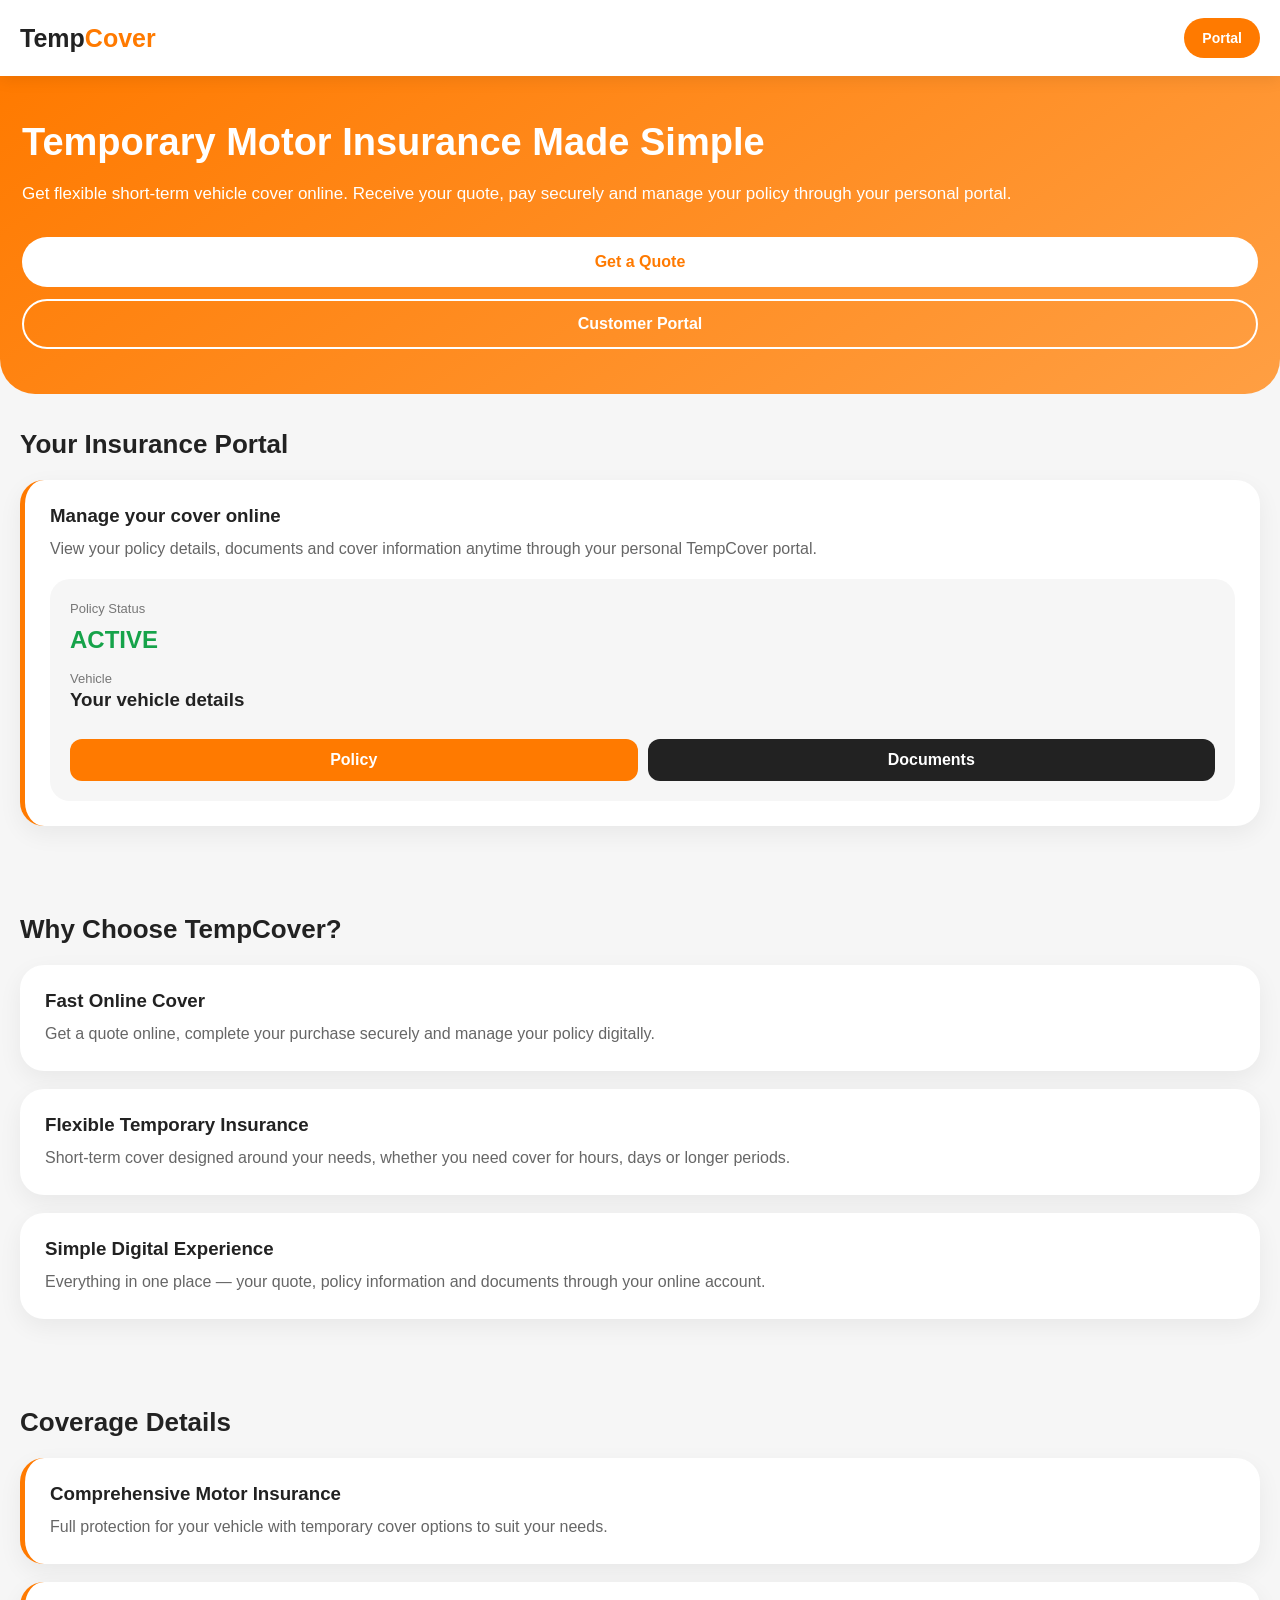
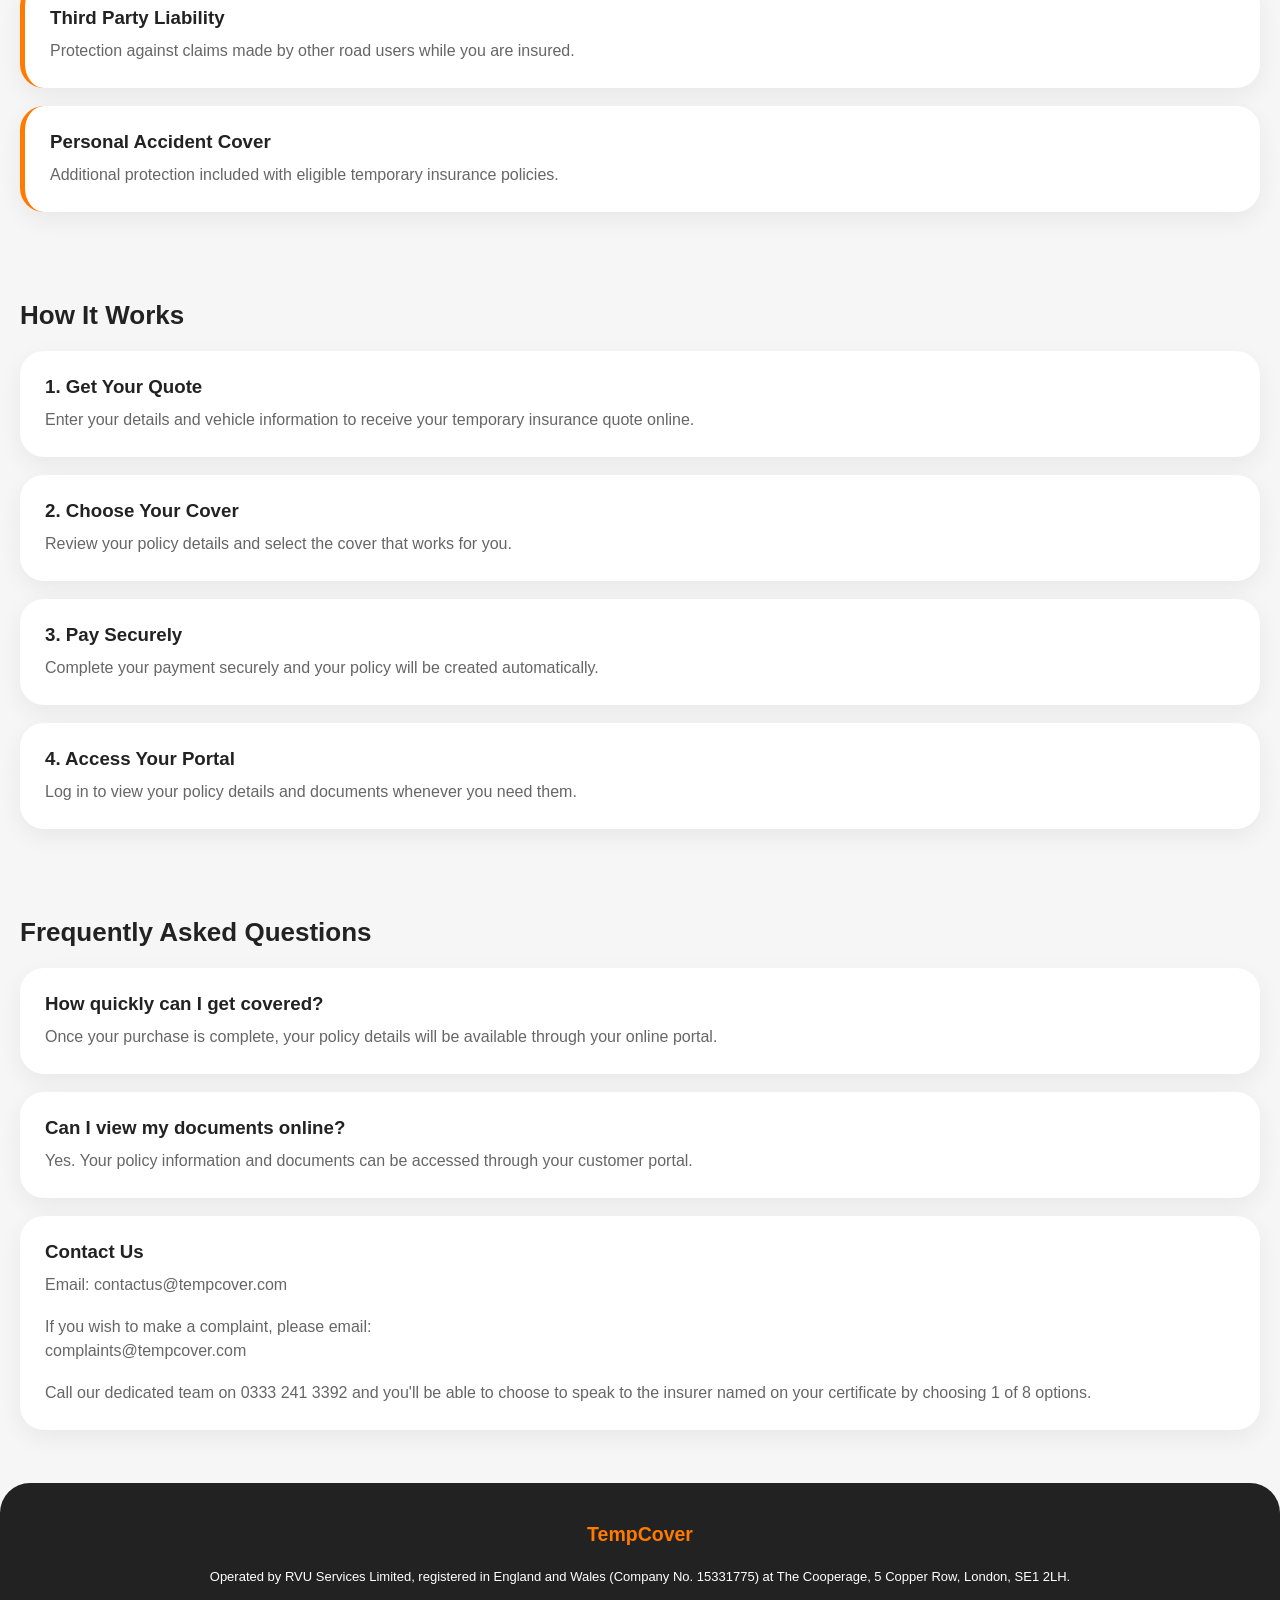
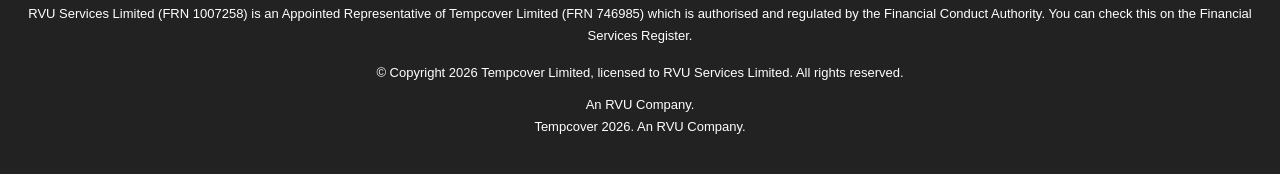
<file: index.html>
<!DOCTYPE html>
<html lang="en">
<head>

<meta charset="UTF-8">
<meta name="viewport" content="width=device-width, initial-scale=1.0">

<title>Temp Cover | Temporary Motor Insurance</title>

<style>

*{
    margin:0;
    padding:0;
    box-sizing:border-box;
    font-family:Arial, Helvetica, sans-serif;
}

body{
    background:#f6f6f6;
    color:#222;
}


/* HEADER */

header{
    background:white;
    padding:18px 20px;
    display:flex;
    justify-content:space-between;
    align-items:center;
    position:sticky;
    top:0;
    z-index:10;
    box-shadow:0 4px 15px rgba(0,0,0,.08);
}


.logo{
    font-size:25px;
    font-weight:800;
    color:#222;
}


.logo span{
    color:#ff7a00;
}


.portal-btn{

    background:#ff7a00;
    color:white;
    padding:12px 18px;
    border-radius:25px;
    text-decoration:none;
    font-weight:bold;
    font-size:14px;

}



/* HERO */

.hero{

    background:
    linear-gradient(
    145deg,
    #ff7a00,
    #ff9f43
    );

    padding:45px 22px;
    color:white;
    border-radius:0 0 35px 35px;

}


.hero h1{

    font-size:38px;
    line-height:1.15;
    margin-bottom:15px;

}


.hero p{

    font-size:17px;
    line-height:1.6;
    margin-bottom:30px;

}


.quote-button{

    display:block;
    background:white;
    color:#ff7a00;
    text-align:center;
    padding:16px;
    border-radius:30px;
    text-decoration:none;
    font-weight:800;
    margin-bottom:12px;

}


.login-button{

    display:block;
    border:2px solid white;
    color:white;
    text-align:center;
    padding:14px;
    border-radius:30px;
    text-decoration:none;
    font-weight:700;

}



/* SECTIONS */

.section{

    padding:35px 20px;

}


.section-title{

    font-size:26px;
    margin-bottom:20px;
    color:#222;

}



.card{

    background:white;
    border-radius:24px;
    padding:25px;
    margin-bottom:18px;
    box-shadow:0 8px 25px rgba(0,0,0,.06);

}


.card h3{

    margin-bottom:10px;

}


.card p{

    color:#666;
    line-height:1.5;

}



.orange-card{

    border-left:5px solid #ff7a00;

}


</style>

</head>


<body>


<header>

<div class="logo">
Temp<span>Cover</span>
</div>


<a href="login.html" class="portal-btn">
Portal
</a>


</header>



<section class="hero">


<h1>
Temporary Motor Insurance Made Simple
</h1>


<p>
Get flexible short-term vehicle cover online. Receive your quote, pay securely and manage your policy through your personal portal.
</p>



<a href="quote.html" class="quote-button">
Get a Quote
</a>


<a href="login.html" class="login-button">
Customer Portal
</a>



</section>
<section class="section">


<h2 class="section-title">
Your Insurance Portal
</h2>


<div class="card orange-card">


<h3>
Manage your cover online
</h3>


<p>
View your policy details, documents and cover information anytime through your personal TempCover portal.
</p>


<br>


<div style="
background:#f6f6f6;
border-radius:20px;
padding:20px;
">


<p style="
font-size:13px;
color:#777;
">
Policy Status
</p>


<h2 style="
color:#16a34a;
margin:8px 0 15px;
">
ACTIVE
</h2>


<p style="
font-size:13px;
color:#777;
">
Vehicle
</p>


<h3>
Your vehicle details
</h3>


<br>


<div style="
display:flex;
gap:10px;
">


<div style="
flex:1;
background:#ff7a00;
color:white;
padding:12px;
border-radius:12px;
text-align:center;
font-weight:bold;
">
Policy
</div>


<div style="
flex:1;
background:#222;
color:white;
padding:12px;
border-radius:12px;
text-align:center;
font-weight:bold;
">
Documents
</div>


</div>


</div>


</div>


</section>





<section class="section">


<h2 class="section-title">
Why Choose TempCover?
</h2>



<div class="card">

<h3>
Fast Online Cover
</h3>

<p>
Get a quote online, complete your purchase securely and manage your policy digitally.
</p>

</div>




<div class="card">

<h3>
Flexible Temporary Insurance
</h3>

<p>
Short-term cover designed around your needs, whether you need cover for hours, days or longer periods.
</p>

</div>




<div class="card">

<h3>
Simple Digital Experience
</h3>

<p>
Everything in one place — your quote, policy information and documents through your online account.
</p>

</div>



</section>
  
 <section class="section">


<h2 class="section-title">
Coverage Details
</h2>



<div class="card orange-card">

<h3>
Comprehensive Motor Insurance
</h3>

<p>
Full protection for your vehicle with temporary cover options to suit your needs.
</p>

</div>



<div class="card orange-card">

<h3>
Third Party Liability
</h3>

<p>
Protection against claims made by other road users while you are insured.
</p>

</div>




<div class="card orange-card">

<h3>
Personal Accident Cover
</h3>

<p>
Additional protection included with eligible temporary insurance policies.
</p>

</div>



</section>





<section class="section">


<h2 class="section-title">
How It Works
</h2>



<div class="card">

<h3>
1. Get Your Quote
</h3>

<p>
Enter your details and vehicle information to receive your temporary insurance quote online.
</p>

</div>




<div class="card">

<h3>
2. Choose Your Cover
</h3>

<p>
Review your policy details and select the cover that works for you.
</p>

</div>




<div class="card">

<h3>
3. Pay Securely
</h3>

<p>
Complete your payment securely and your policy will be created automatically.
</p>

</div>




<div class="card">

<h3>
4. Access Your Portal
</h3>

<p>
Log in to view your policy details and documents whenever you need them.
</p>

</div>



</section>





<section class="section">


<h2 class="section-title">
Frequently Asked Questions
</h2>



<div class="card">

<h3>
How quickly can I get covered?
</h3>

<p>
Once your purchase is complete, your policy details will be available through your online portal.
</p>

</div>



<div class="card">

<h3>
Can I view my documents online?
</h3>

<p>
Yes. Your policy information and documents can be accessed through your customer portal.
</p>

</div>



<div class="card">

<h3>
Contact Us
</h3>

<p>
Email: contactus@tempcover.com
</p>

<br>

<p>
If you wish to make a complaint, please email:
<br>
complaints@tempcover.com
</p>

<br>

<p>
Call our dedicated team on 0333 241 3392 and you'll be able to choose to speak to the insurer named on your certificate by choosing 1 of 8 options.
</p>

</div>



</section> 
<footer style="
background:#222;
color:white;
padding:35px 20px;
text-align:center;
font-size:13px;
line-height:1.7;
border-radius:30px 30px 0 0;
">


<h2 style="
color:#ff7a00;
margin-bottom:15px;
">
TempCover
</h2>


<p>
Operated by RVU Services Limited, registered in England and Wales (Company No. 15331775) at The Cooperage, 5 Copper Row, London, SE1 2LH.
</p>


<p style="margin-top:15px;">
RVU Services Limited (FRN 1007258) is an Appointed Representative of Tempcover Limited (FRN 746985) which is authorised and regulated by the Financial Conduct Authority. You can check this on the Financial Services Register.
</p>


<p style="margin-top:15px;">
© Copyright 2026 Tempcover Limited, licensed to RVU Services Limited. All rights reserved.
</p>


<p style="margin-top:10px;">
An RVU Company.
</p>


<p>
Tempcover 2026. An RVU Company.
</p>


</footer>


</body>
</html>
</file>
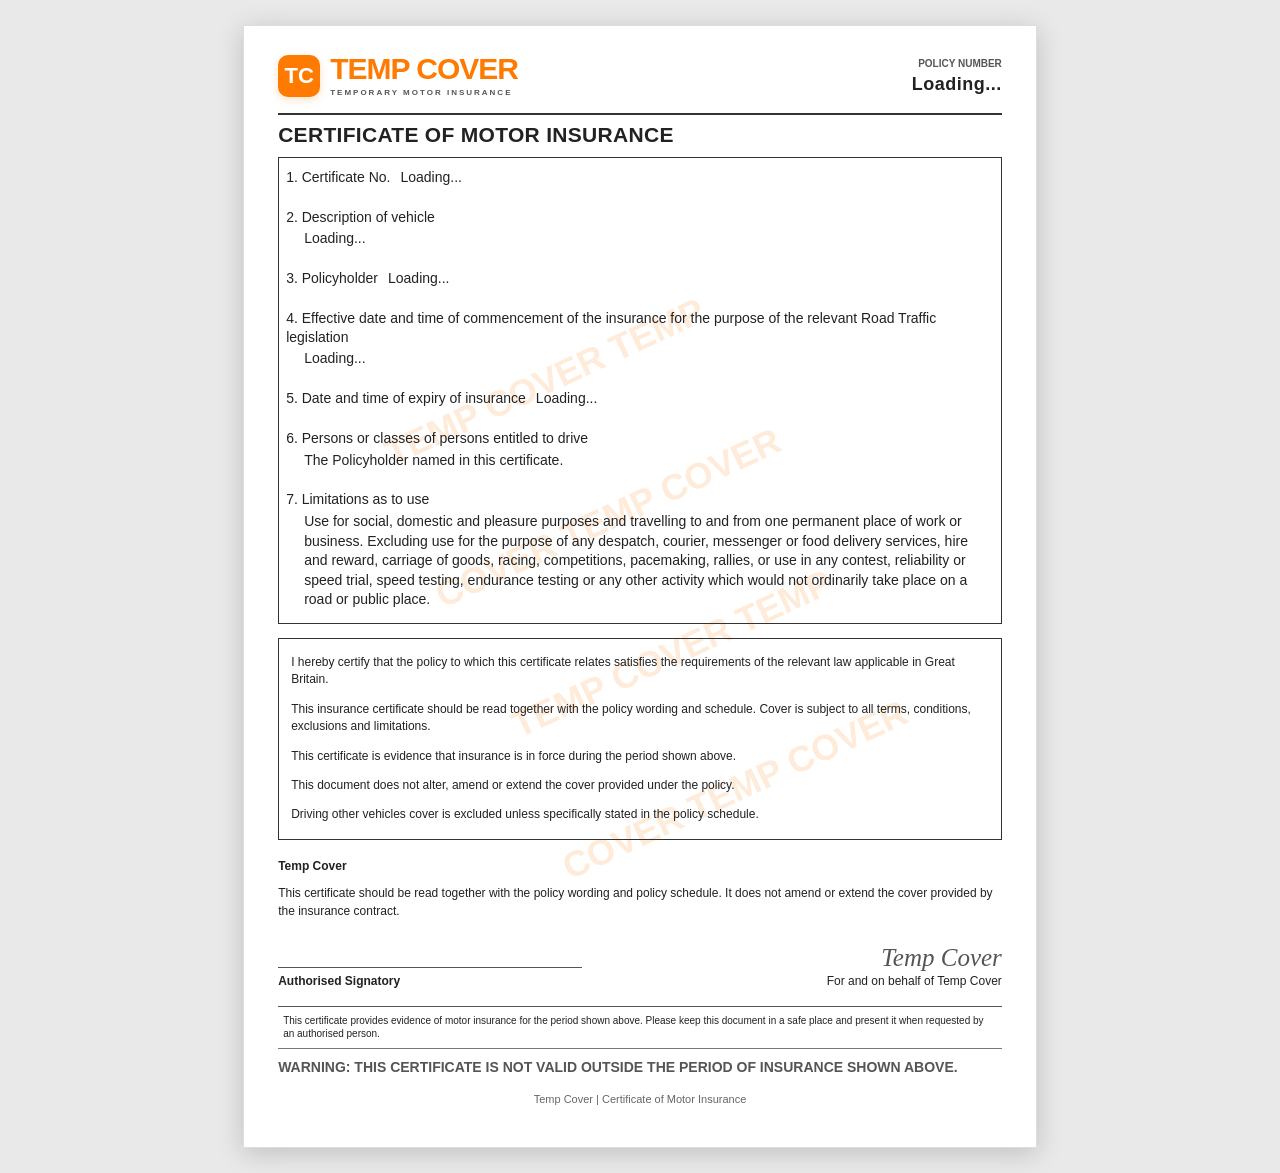
<file: certificate.html>
<!DOCTYPE html>
<html lang="en">

<head>

<meta charset="UTF-8">
<meta name="viewport" content="width=device-width, initial-scale=1.0">

<title>Certificate of Motor Insurance</title>

<style>

*{
    margin:0;
    padding:0;
    box-sizing:border-box;
    font-family:Arial, Helvetica, sans-serif;
}

body{
    background:#e9e9e9;
    padding:25px;
    color:#222;
}

.certificate{
    width:210mm;
    min-height:297mm;
    margin:auto;
    background:#fff;
    padding:28px 34px 22px;
    box-shadow:0 5px 25px rgba(0,0,0,.18);
    border:1px solid #ddd;

    position:relative;
    overflow:hidden;
}


/* =========================
   HEADER
========================= */

.header{
    display:flex;
    justify-content:space-between;
    align-items:flex-start;
    padding-bottom:12px;
}

.logo{
    display:flex;
    align-items:center;
    gap:10px;
}

.logo-mark{
    width:42px;
    height:42px;
    background:#ff7a00;
    border-radius:10px;
    display:flex;
    align-items:center;
    justify-content:center;
    color:#fff;
    font-size:22px;
    font-weight:900;
    box-shadow:0 3px 8px rgba(255,122,0,.22);
}

.logo-text{
    display:flex;
    flex-direction:column;
    line-height:1;
}

.logo-main{
    font-size:30px;
    font-weight:900;
    letter-spacing:-1px;
    color:#ff7a00;
}

.logo-sub{
    margin-top:5px;
    font-size:8px;
    font-weight:700;
    letter-spacing:2px;
    color:#555;
}

.top-policy-number{
    text-align:right;
    padding-top:4px;
}

.top-policy-label{
    font-size:10px;
    font-weight:bold;
    color:#555;
    margin-bottom:5px;
}

.top-policy-value{
    font-size:18px;
    font-weight:bold;
    letter-spacing:.5px;
    color:#222;
}


/* =========================
   CERTIFICATE HEADING
========================= */

.certificate-heading{
    font-size:21px;
    font-weight:800;
    text-transform:uppercase;
    letter-spacing:.3px;
    border-top:2px solid #333;
    padding-top:8px;
    margin-top:4px;
}


/* =========================
   FIRST LARGE BOX
========================= */

.policy-details-box{
    width:100%;
    border:1.5px solid #333;
    margin-top:10px;
    padding:10px 7px 2px;
}


/* =========================
   NUMBERED SECTIONS 1-7
========================= */

.policy-row{
    padding:0 0 11px;
    margin-bottom:9px;
}

.policy-row:last-child{
    margin-bottom:0;
}

.policy-row-title{
    font-size:14px;
    font-weight:normal;
    line-height:1.35;
}

.policy-row-value{
    font-size:14px;
    line-height:1.4;
    margin-top:3px;
    padding-left:18px;
}


/* INLINE ROWS */

.inline-row{
    display:flex;
    align-items:flex-start;
    gap:10px;
}

.inline-row .policy-row-title{
    flex-shrink:0;
}

.inline-row .policy-row-value{
    margin-top:0;
    padding-left:0;
}


/* =========================
   SECOND LARGE BOX
========================= */

.certificate-declaration{
    width:100%;
    border:1.5px solid #333;
    padding:15px 12px;
    margin-top:14px;
    font-size:12px;
    line-height:1.45;
}

.certificate-declaration p{
    margin-bottom:12px;
}

.certificate-declaration p:last-child{
    margin-bottom:0;
}


/* =========================
   COMPANY SECTION
========================= */

.company-section{
    margin-top:18px;
    font-size:12px;
    line-height:1.45;
}

.company-section p{
    margin-bottom:10px;
}


/* =========================
   SIGNATURE
========================= */

.signature-area{
    margin-top:25px;
    display:flex;
    justify-content:space-between;
    align-items:flex-end;
    font-size:12px;
}

.signature-left{
    width:42%;
}

.signature-line{
    border-top:1px solid #555;
    padding-top:6px;
    font-weight:bold;
}

.signature-right{
    text-align:right;
}

.signature-mark{
    font-family:cursive;
    font-size:25px;
    font-style:italic;
    line-height:1;
    color:#555;
    margin-bottom:4px;
}


/* =========================
   THIRD PARTY NOTICE
========================= */

.notice{
    border-top:1px solid #555;
    border-bottom:1px solid #777;
    padding:7px 5px;
    font-size:10px;
    line-height:1.35;
    margin-top:18px;
}


/* =========================
   WARNING
========================= */

.warning{
    margin-top:10px;
    font-size:14px;
    font-weight:bold;
    color:#555;
    text-transform:uppercase;
}


/* =========================
   FOOTER
========================= */

.footer{
    margin-top:18px;
    text-align:center;
    font-size:11px;
    color:#666;
}


/* =========================
   PRINT
========================= */

@media print{

    body{
        background:#fff;
        padding:0;
    }

    .certificate{
        width:100%;
        min-height:auto;
        box-shadow:none;
        border:none;
        padding:20px;
    }

}


/* =========================
   MOBILE
========================= */

@media screen and (max-width:800px){

    body{
        padding:10px;
    }

    .certificate{
        width:100%;
        min-height:auto;
        padding:18px 12px;
    }

  .logo-main{
    font-size:22px;
}

.logo-mark{
    width:34px;
    height:34px;
    font-size:17px;
}

.logo-sub{
    font-size:6px;
    letter-spacing:1.2px;
}

    .top-policy-value{
        font-size:14px;
    }

    .certificate-heading{
        font-size:16px;
    }

    .policy-details-box{
        padding:8px 6px 1px;
    }

    .policy-row{
        padding-bottom:9px;
        margin-bottom:8px;
    }

    .policy-row-title{
        font-size:11px;
    }

    .policy-row-value{
        font-size:11px;
        padding-left:14px;
    }

    .inline-row{
        gap:5px;
    }

    .certificate-declaration{
        font-size:10px;
        padding:11px 9px;
    }

    .company-section{
        font-size:10px;
    }

    .signature-area{
        font-size:10px;
    }

    .notice{
        font-size:9px;
    }

    .warning{
        font-size:10px;
    }

}
.certificate::before{
    content:"TEMP COVER   TEMP COVER    TEMP COVER   TEMP COVER     TEMP COVER    TEMP COVER";

    position:absolute;
    top:50%;
    left:50%;

    transform:translate(-50%, -50%) rotate(-25deg);

    width:50%;
    max-width:50%;
    text-align:center;

    z-index:0;
    pointer-events:none;

    opacity:0.14;
    color:#ff7a00;

    font-size:36px;
    font-weight:bold;
    line-height:150px;

    white-space:normal;
    overflow:hidden;
}

.certificate > *{
    position:relative;
    z-index:1;
}
    
</style>

</head>


<body>


<div class="certificate">


    <!-- HEADER -->

    <div class="header">

    <div class="logo">

    <div class="logo-mark">
        TC
    </div>

    <div class="logo-text">

        <div class="logo-main">
            TEMP COVER
        </div>

        <div class="logo-sub">
            TEMPORARY MOTOR INSURANCE
        </div>

    </div>

</div>


        <div class="top-policy-number">

            <div class="top-policy-label">
                POLICY NUMBER
            </div>

            <div class="top-policy-value" id="policyNumberTop">
                Loading...
            </div>

        </div>

    </div>


    <!-- CERTIFICATE TITLE -->

    <div class="certificate-heading">
        Certificate of Motor Insurance
    </div>


    <!-- FIRST LARGE OUTER BOX -->

    <div class="policy-details-box">


        <!-- 1 -->

        <div class="policy-row inline-row">

            <div class="policy-row-title">
                1. Certificate No.
            </div>

            <div class="policy-row-value" id="policyNumber">
                Loading...
            </div>

        </div>


        <!-- 2 -->

        <div class="policy-row">

            <div class="policy-row-title">
                2. Description of vehicle
            </div>

            <div class="policy-row-value" id="vehicleCell">
                Loading...
            </div>

        </div>


        <!-- 3 -->

        <div class="policy-row inline-row">

            <div class="policy-row-title">
                3. Policyholder
            </div>

            <div class="policy-row-value" id="policyholderCell">
                Loading...
            </div>

        </div>


        <!-- 4 -->

        <div class="policy-row">

            <div class="policy-row-title">
                4. Effective date and time of commencement of the insurance
                for the purpose of the relevant Road Traffic legislation
            </div>

            <div class="policy-row-value" id="startDateCell">
                Loading...
            </div>

        </div>


        <!-- 5 -->

        <div class="policy-row inline-row">

            <div class="policy-row-title">
                5. Date and time of expiry of insurance
            </div>

            <div class="policy-row-value" id="expiryDateCell">
                Loading...
            </div>

        </div>


        <!-- 6 -->

        <div class="policy-row">

            <div class="policy-row-title">
                6. Persons or classes of persons entitled to drive
            </div>

            <div class="policy-row-value">
                The Policyholder named in this certificate.
            </div>

        </div>


        <!-- 7 -->

        <div class="policy-row">

            <div class="policy-row-title">
                7. Limitations as to use
            </div>

            <div class="policy-row-value">

                Use for social, domestic and pleasure purposes and travelling
                to and from one permanent place of work or business.
                Excluding use for the purpose of any despatch, courier,
                messenger or food delivery services, hire and reward,
                carriage of goods, racing, competitions, pacemaking,
                rallies, or use in any contest, reliability or speed trial,
                speed testing, endurance testing or any other activity which
                would not ordinarily take place on a road or public place.

            </div>

        </div>


    </div>


    <!-- SECOND LARGE DECLARATION BOX -->

    <div class="certificate-declaration">


        <p>
            I hereby certify that the policy to which this certificate
            relates satisfies the requirements of the relevant law
            applicable in Great Britain.
        </p>


        <p>
            This insurance certificate should be read together with the
            policy wording and schedule. Cover is subject to all terms,
            conditions, exclusions and limitations.
        </p>


        <p>
            This certificate is evidence that insurance is in force during
            the period shown above.
        </p>


        <p>
            This document does not alter, amend or extend the cover provided
            under the policy.
        </p>


        <p>
            Driving other vehicles cover is excluded unless specifically
            stated in the policy schedule.
        </p>


    </div>


   <!-- COMPANY INFORMATION -->

<div class="company-section">

    <p>
        <strong>Temp Cover</strong>
    </p>

    <p>
        This certificate should be read together with the policy wording
        and policy schedule. It does not amend or extend the cover
        provided by the insurance contract.
    </p>

</div>


<!-- SIGNATURE -->

<div class="signature-area">

    <div class="signature-left">

        <div class="signature-line">
            Authorised Signatory
        </div>

    </div>

    <div class="signature-right">

        <div class="signature-mark">
            Temp Cover
        </div>

        <div>
            For and on behalf of Temp Cover
        </div>

    </div>

</div>


<!-- THIRD PARTY NOTICE -->

<div class="notice">

    This certificate provides evidence of motor insurance for the period
    shown above. Please keep this document in a safe place and present it
    when requested by an authorised person.

</div>


<!-- WARNING -->

<div class="warning">

    Warning: This certificate is not valid outside the period of insurance shown above.

</div>


<!-- FOOTER -->

<div class="footer">

    Temp Cover | Certificate of Motor Insurance

</div>

<script>

document.addEventListener("DOMContentLoaded", function () {

    const storedPolicy = sessionStorage.getItem("certificateData");

    if (!storedPolicy) {
        console.log("No certificate policy data found.");
        return;
    }

    const policy = JSON.parse(storedPolicy);


    // POLICY NUMBER

    document.getElementById("policyNumberTop").textContent =
        policy.policy_number || "";

    document.getElementById("policyNumber").textContent =
        policy.policy_number || "";


    // VEHICLE

    document.getElementById("vehicleCell").textContent =
        (policy.make || "") + " " +
        (policy.model || "") + " - " +
        (policy.colour || "") + " " +
        (policy.year || "") +
        " - Registration: " +
        (policy.registration || "");


    // POLICYHOLDER

    document.getElementById("policyholderCell").textContent =
        policy.full_name || "";


    // START DATE AND TIME

    if (policy.start_time) {

        document.getElementById("startDateCell").textContent =
            new Date(policy.start_time).toLocaleString("en-GB", {
                day: "2-digit",
                month: "2-digit",
                year: "numeric",
                hour: "2-digit",
                minute: "2-digit"
            });

    }


    // EXPIRY DATE AND TIME

    if (policy.expiry_time) {

        document.getElementById("expiryDateCell").textContent =
            new Date(policy.expiry_time).toLocaleString("en-GB", {
                day: "2-digit",
                month: "2-digit",
                year: "numeric",
                hour: "2-digit",
                minute: "2-digit"
            });

    }

});

</script>


</body>
</html>
</file>
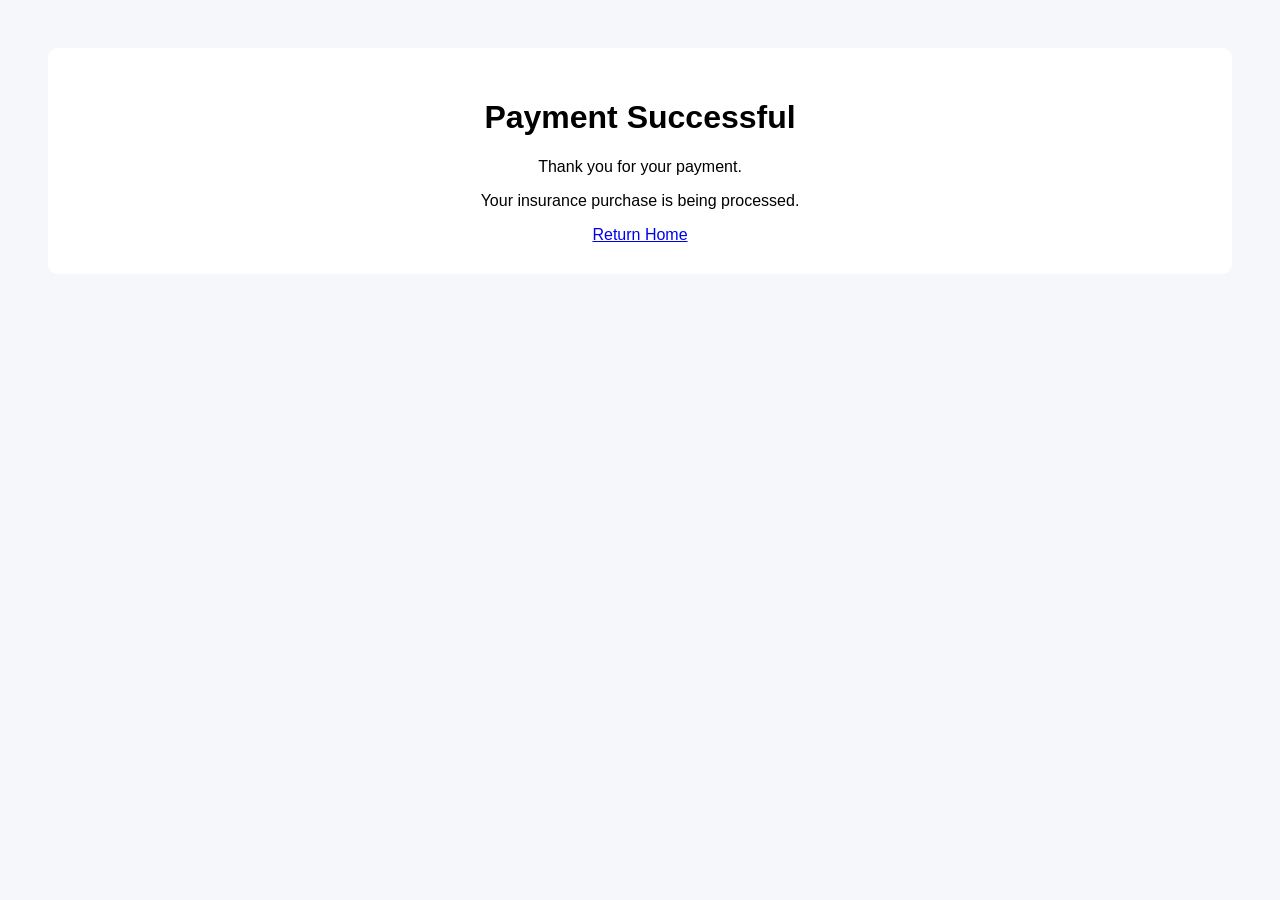
<file: success.html>
<!DOCTYPE html>
<html>
<head>
<title>Payment Successful</title>
<meta name="viewport" content="width=device-width, initial-scale=1.0">

<style>
body {
    font-family: Arial;
    text-align:center;
    padding:40px;
    background:#f5f7fa;
}

.box {
    background:white;
    padding:30px;
    border-radius:10px;
}
</style>

</head>

<body>

<div class="box">

<h1>Payment Successful</h1>

<p>Thank you for your payment.</p>

<p>Your insurance purchase is being processed.</p>

<a href="index.html">Return Home</a>

</div>

</body>
</html>
</file>
